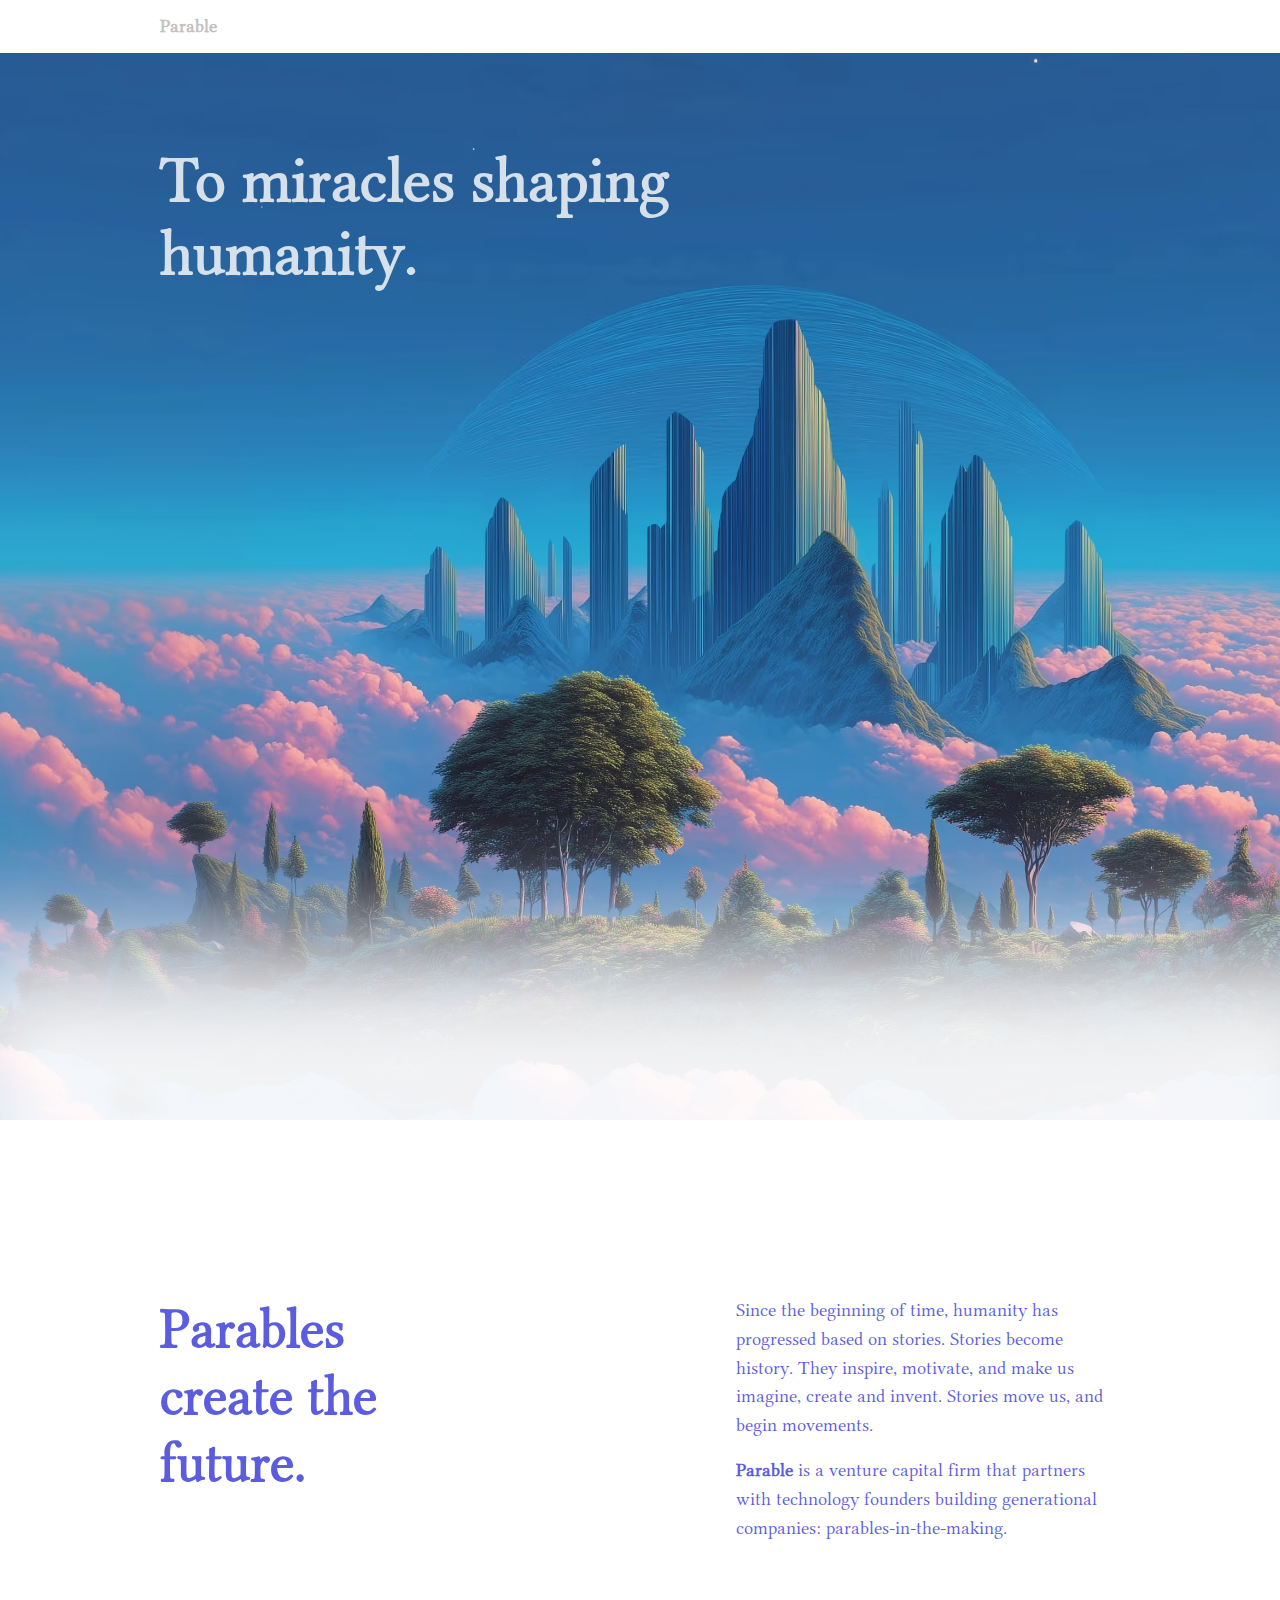
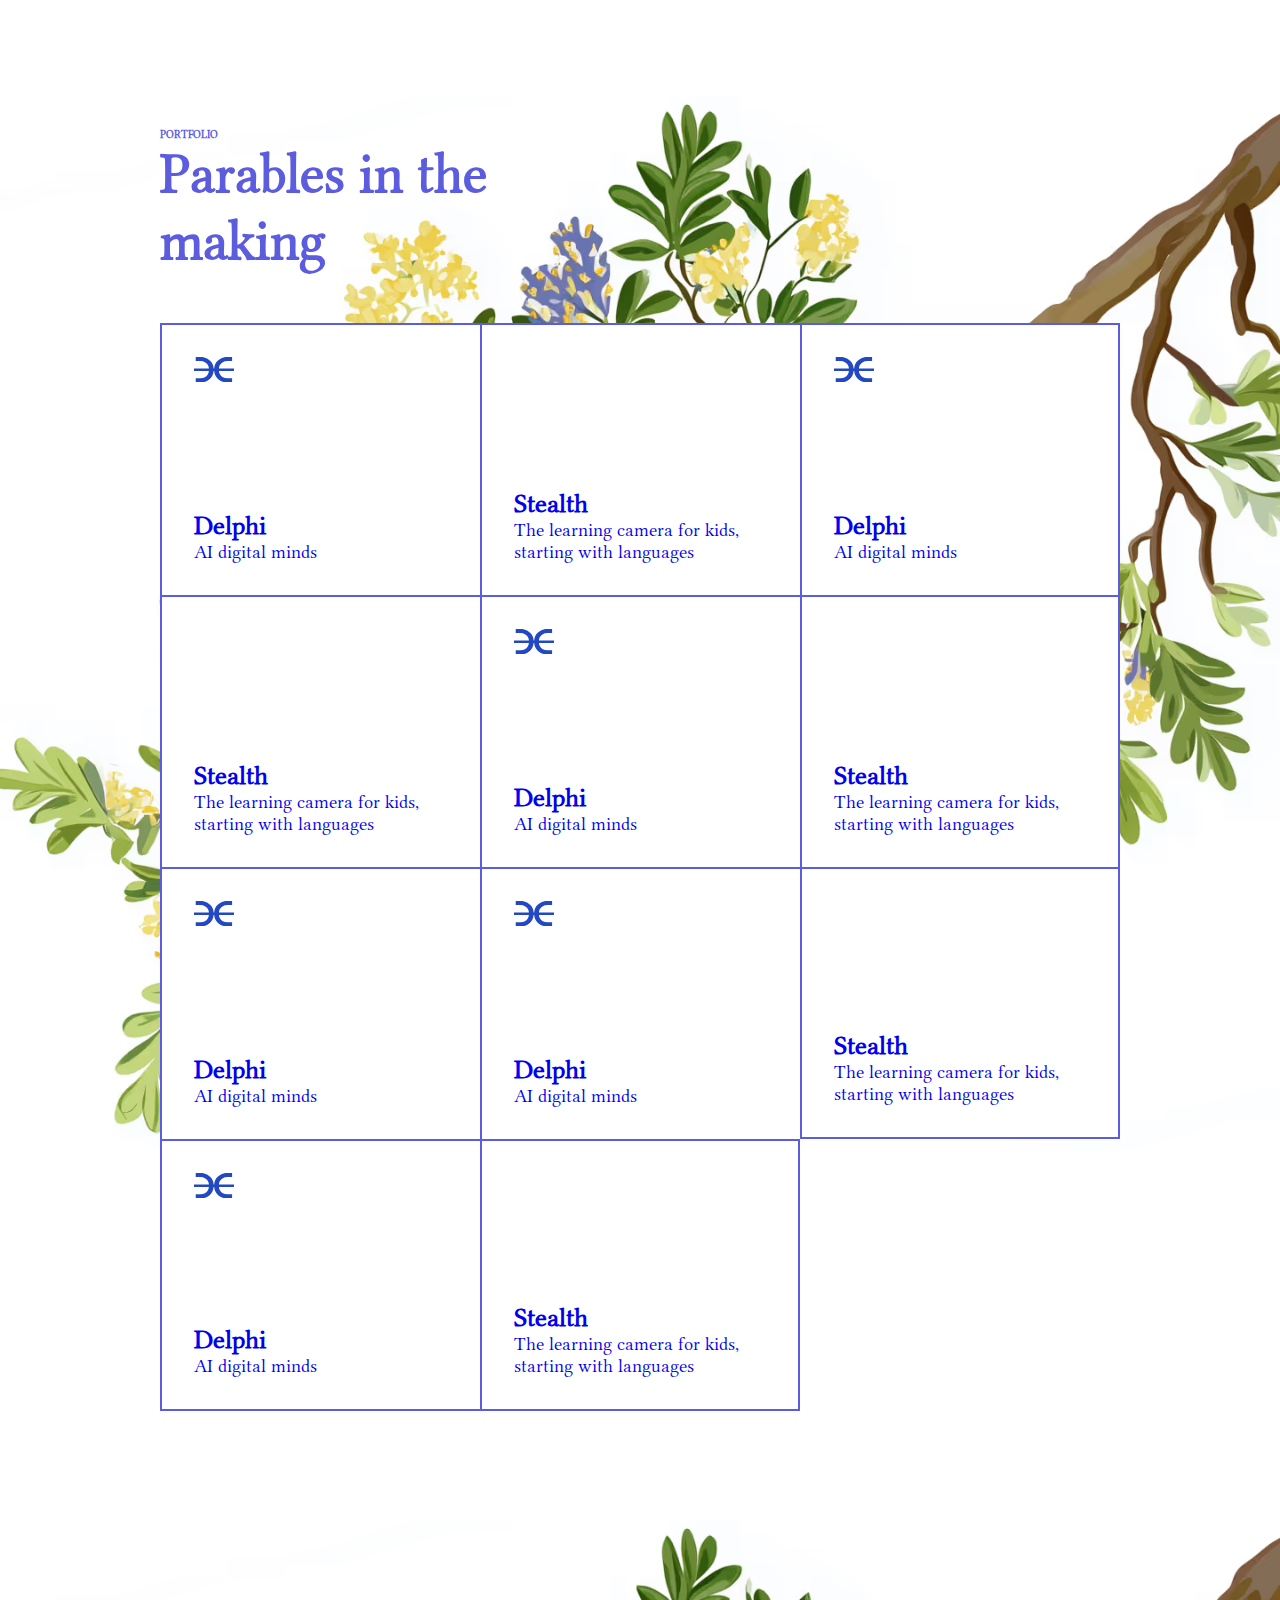
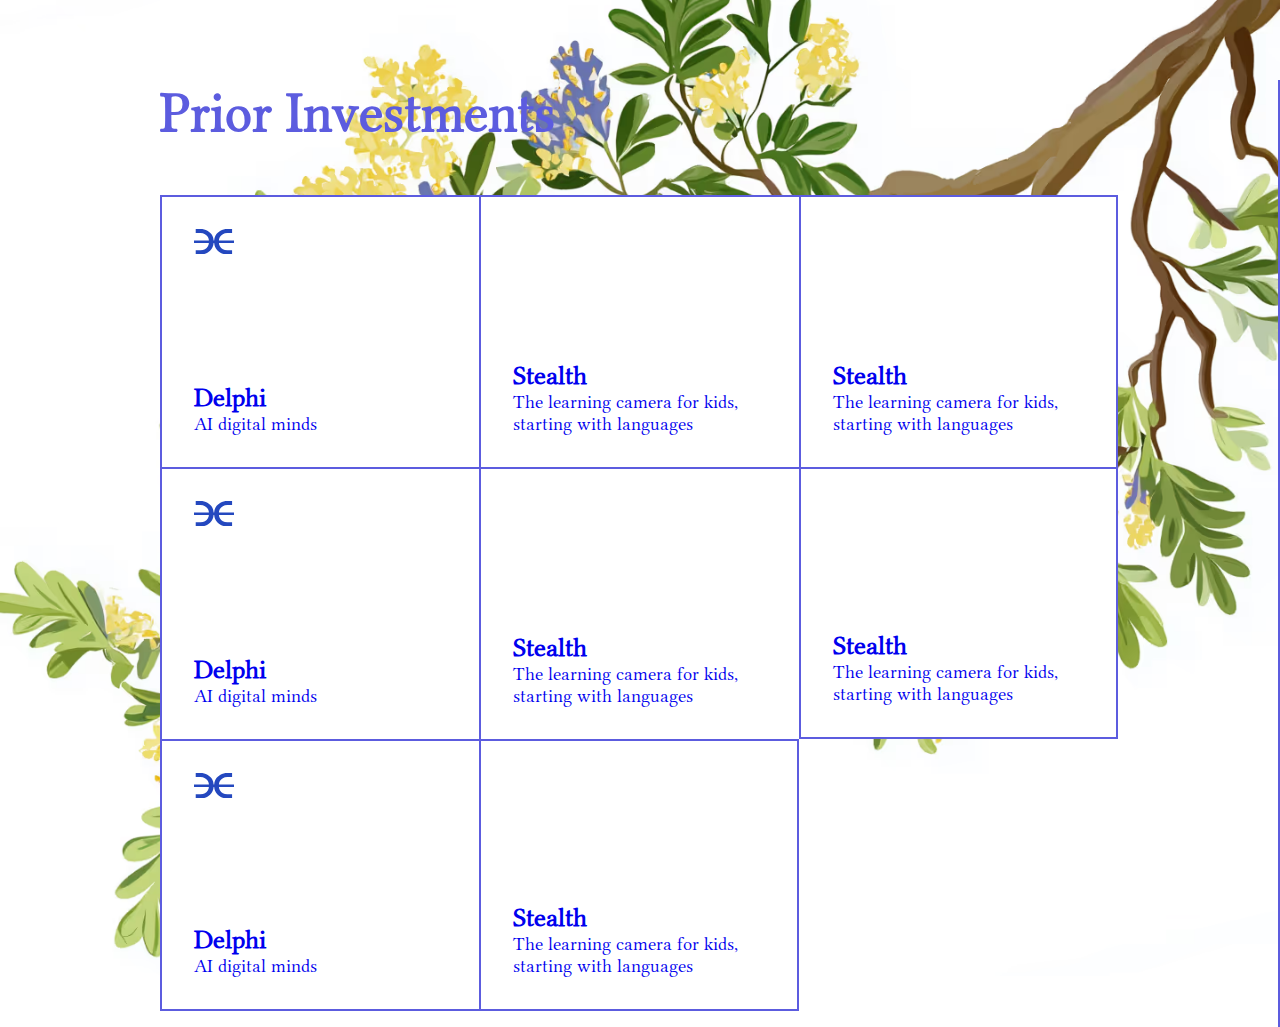
<file: index.html>
<!DOCTYPE html>
<html lang="en">
<head>
    <meta charset="UTF-8">
    <meta name="viewport" content="width=device-width, initial-scale=1.0">
    <title>Parable</title>
    <link href="./style.css" rel="stylesheet">
</head>
<body>
    <main>
        <header class="at-the-top">
            <div class="heading padding-global">
                <h2>Parable</h2>
                <div class="menu-button">
                    <h3 class="hidden">MENU</h3>
                    <ul class="hiddenButtons">
                        <li class="hidden"
                            id="showSideBar"
                            onclick = "showSideBar()" >
                            <svg xmlns="http://www.w3.org/2000/svg" height="23px" viewBox="0 -960 960 960" width="23px" fill="var(--color)">
                                <path d="M120-240v-80h720v80H120Zm0-200v-80h720v80H120Zm0-200v-80h720v80H120Z"/>
                            </svg>
                        </li>
                        <li
                            class="hidden hiddenMenu"
                            id="hiddenSideBar"
                            onclick = "hideSideBar()">
                            <svg xmlns="http://www.w3.org/2000/svg" height="24px" viewBox="0 -960 960 960" width="24px" fill="blue">
                                <path d="m256-200-56-56 224-224-224-224 56-56 224 224 224-224 56 56-224 224 224 224-56 56-224-224-224 224Z"/>
                            </svg>
                        </li>
                    </ul>
                </div>
            </div>
            <nav class="nav-container"> 
                <ul class="gap-1 downBar" id="sideBar">
                    <li><a href="#about">ABOUT</a></li>
                    <li><a href="#portfolio">PORTFOLIO</a></li>
                    <li><a href="#team">TEAM</a></li>
                    <li><a href="#philosophy">PHILOSOPHY</a></li>
                    <li><a href="#essays">ESSAYS</a></li>
                    <li><a href="#projects">PROJECTS</a></li>
                </ul>
            </nav>
        </header>

        <section class="background-container">
            <h1 class="headFont one padding-global">
                To miracles shaping humanity.
            </h1>
            <img 
                src="./images/bg-cloud.jpg"
                alt="bg-cloud"
                class="bg-1-layer overlay-imge"
            />
            <img
                src="./images/bg-2-layer.jpg"
                alt="bg-tree"
                class="bg-2-layer overlay-imge"
            />
            <img
                src="./images/bg-tree.jpg" 
                alt="bg-tree"
                class="bg-3-layer overlay-imge"
            />
        </section>

        <section>
            <img
                src="./images/whitecard.jpg"
                alt="white card"
                class="white-card"
                height="auto"
            />
            <article class="article1 padding-global" id="about">
                <h1 class="headFontblue bluewidth">
                    Parables create the future.
                </h1>
                <p>
                    Since the beginning of time, humanity has progressed based on stories. Stories become history. They inspire, motivate, and make us imagine, create and invent. Stories move us, and begin movements.
                </p>
                <p>
                    <strong>Parable</strong> is a venture capital firm that partners with technology founders building generational companies: parables-in-the-making.
                </p>
            </article>
        </section>
        
        <section class="sectiontwo">
            <img 
                src="images/section2.jpg" 
                alt="section3"
                class="sectiontwoimg1"
                width=100%
            />
            <img 
                src="images/section3.jpg" 
                alt="section3"
                class="sectiontwoimg2"
                width=100%
            />
            <article class="article2 padding-global" id="portfolio">
                <div>
                    <h5>PORTFOLIO</h5>
                    <h1 class="headFontblue">Parables in the making</h1>
                </div>
                <ol class="card-container">
                    <li class="card">
                        <div class="hover-card">
                            <a 
                                href="http://" 
                                target="_blank" 
                                rel="noopener noreferrer">
                                <figure>
                                <img
                                    src="./images/logo-delphi.svg" alt="logo-delphi"
                                />
                                </figure>
                                <figcaption>
                                    <h2>Delphi</h2>
                                    <p>AI digital minds</p>
                                </figcaption>
                            </a>
                        </div>
                    </li>

                    <li class="card">
                        <div class="hover-card">
                            <a 
                                href="http://" 
                                target="_blank" 
                                rel="noopener noreferrer">
                                <figure></figure>
                                <figcaption>
                                    <h2>Stealth</h2>
                                    <p>The learning camera for kids, starting with languages</p>
                                </figcaption>
                            </a>
                        </div>    
                    </li>
                    
                    <li class="card">
                        <div class="hover-card">
                            <a 
                                href="http://" 
                                target="_blank" 
                                rel="noopener noreferrer">
                                <figure>
                                <img
                                    src="./images/logo-delphi.svg" alt="logo-delphi"
                                />
                                </figure>
                                <figcaption>
                                    <h2>Delphi</h2>
                                    <p>AI digital minds</p>
                                </figcaption>
                            </a>
                        </div>    
                    </li>
                    
                    <li class="card">
                        <div class="hover-card">
                            <a 
                                href="http://" 
                                target="_blank" 
                                rel="noopener noreferrer">
                                <figure></figure>
                                <figcaption>
                                    <h2>Stealth</h2>
                                    <p>The learning camera for kids, starting with languages</p>
                                </figcaption>
                            </a>
                        </div>    
                    </li>
                    
                    <li class="card">
                        <div class="hover-card">
                            <a 
                                href="http://" 
                                target="_blank" 
                                rel="noopener noreferrer">
                                <figure>
                                <img
                                    src="./images/logo-delphi.svg" alt="logo-delphi"
                                />
                                </figure>
                                <figcaption>
                                    <h2>Delphi</h2>
                                    <p>AI digital minds</p>
                                </figcaption>
                            </a>
                        </div>    
                    </li>
                    
                    <li class="card">
                        <div class="hover-card">
                            <a 
                                href="http://" 
                                target="_blank" 
                                rel="noopener noreferrer">
                                <figure></figure>
                                <figcaption>
                                    <h2>Stealth</h2>
                                    <p>The learning camera for kids, starting with languages</p>
                                </figcaption>
                            </a>
                        </div>    
                    </li>
                    
                    <li class="card">
                        <div class="hover-card">
                            <a 
                                href="http://" 
                                target="_blank" 
                                rel="noopener noreferrer">
                                <figure>
                                <img
                                    src="./images/logo-delphi.svg" alt="logo-delphi"
                                />
                                </figure>
                                <figcaption>
                                    <h2>Delphi</h2>
                                    <p>AI digital minds</p>
                                </figcaption>
                            </a>
                        </div>    
                    </li>
                    
                    <li class="card">
                        <div class="hover-card">
                            <a 
                                href="http://" 
                                target="_blank" 
                                rel="noopener noreferrer">
                                <figure>
                                <img
                                    src="./images/logo-delphi.svg" alt="logo-delphi"
                                />
                                </figure>
                                <figcaption>
                                    <h2>Delphi</h2>
                                    <p>AI digital minds</p>
                                </figcaption>
                            </a>
                        </div>    
                    </li>
                    
                    <li class="card">
                        <div class="hover-card">
                            <a 
                                href="http://" 
                                target="_blank" 
                                rel="noopener noreferrer">
                                <figure></figure>
                                <figcaption>
                                    <h2>Stealth</h2>
                                    <p>The learning camera for kids, starting with languages</p>
                                </figcaption>
                            </a>
                        </div>    
                    </li>
                    
                    <li class="card">
                        <div class="hover-card">
                            <a 
                                href="http://" 
                                target="_blank" 
                                rel="noopener noreferrer">
                                <figure>
                                <img
                                    src="./images/logo-delphi.svg" alt="logo-delphi"
                                />
                                </figure>
                                <figcaption>
                                    <h2>Delphi</h2>
                                    <p>AI digital minds</p>
                                </figcaption>
                            </a>
                        </div>    
                    </li>
                    
                    <li class="card">
                        <div class="hover-card">
                            <a 
                                href="http://" 
                                target="_blank" 
                                rel="noopener noreferrer"
                            >
                                <figure></figure>
                                <figcaption>
                                    <h2>Stealth</h2>
                                    <p>The learning camera for kids, starting with languages</p>
                                </figcaption>
                            </a>
                        </div>    
                    </li>  
                </ol>
            </article>
            <article class="article3 padding-global">
                <div>
                    <h1 class="headFontblue">Prior Investments</h1>
                </div>
                <ol class="card-container">
                    <li class="card">
                        <div class="hover-card">
                            <a 
                                href="http://" 
                                target="_blank" 
                                rel="noopener noreferrer">
                                <figure>
                                <img
                                    src="./images/logo-delphi.svg" alt="logo-delphi"
                                />
                                </figure>
                                <figcaption>
                                    <h2>Delphi</h2>
                                    <p>AI digital minds</p>
                                </figcaption>
                            </a>
                        </div>    
                    </li>

                    <li class="card">
                        <div class="hover-card">
                            <a 
                                href="http://" 
                                target="_blank" 
                                rel="noopener noreferrer"
                            >
                                <figure></figure>
                                <figcaption>
                                    <h2>Stealth</h2>
                                    <p>The learning camera for kids, starting with languages</p>
                                </figcaption>
                            </a>
                        </div>    
                    </li>
                    
                    <li class="card">
                        <div class="hover-card">
                            <a 
                                href="http://" 
                                target="_blank" 
                                rel="noopener noreferrer"
                            >
                                <figure></figure>
                                <figcaption>
                                    <h2>Stealth</h2>
                                    <p>The learning camera for kids, starting with languages</p>
                                </figcaption>
                            </a>
                        </div>    
                    </li>
                    
                    <li class="card">
                        <div class="hover-card">
                            <a 
                                href="http://" 
                                target="_blank" 
                                rel="noopener noreferrer">
                                <figure>
                                <img
                                    src="./images/logo-delphi.svg" alt="logo-delphi"
                                />
                                </figure>
                                <figcaption>
                                    <h2>Delphi</h2>
                                    <p>AI digital minds</p>
                                </figcaption>
                            </a>
                        </div>    
                    </li>
                    
                    <li class="card">
                        <div class="hover-card">
                            <a 
                                href="http://" 
                                target="_blank" 
                                rel="noopener noreferrer"
                            >
                                <figure></figure>
                                <figcaption>
                                    <h2>Stealth</h2>
                                    <p>The learning camera for kids, starting with languages</p>
                                </figcaption>
                            </a>
                        </div>    
                    </li>
                    
                    <li class="card">
                        <div class="hover-card">
                            <a 
                                href="http://" 
                                target="_blank" 
                                rel="noopener noreferrer"
                            >
                                <figure></figure>
                                <figcaption>
                                    <h2>Stealth</h2>
                                    <p>The learning camera for kids, starting with languages</p>
                                </figcaption>
                            </a>
                        </div>    
                    </li>
                    
                    <li class="card">
                        <div class="hover-card">
                            <a 
                                href="http://" 
                                target="_blank" 
                                rel="noopener noreferrer">
                                <figure>
                                <img
                                    src="./images/logo-delphi.svg" alt="logo-delphi"
                                />
                                </figure>
                                <figcaption>
                                    <h2>Delphi</h2>
                                    <p>AI digital minds</p>
                                </figcaption>
                            </a>
                        </div>    
                    </li>
                    
                    <li class="card">
                        <div class="hover-card">
                            <a 
                                href="http://" 
                                target="_blank" 
                                rel="noopener noreferrer"
                            >
                                <figure></figure>
                                <figcaption>
                                    <h2>Stealth</h2>
                                    <p>The learning camera for kids, starting with languages</p>
                                </figcaption>
                            </a>
                        </div>    
                    </li>    
                </ol>
            </article>
        </section>
    </main>
    <script src="./script.js"></script> 
</body>
</html>
</file>
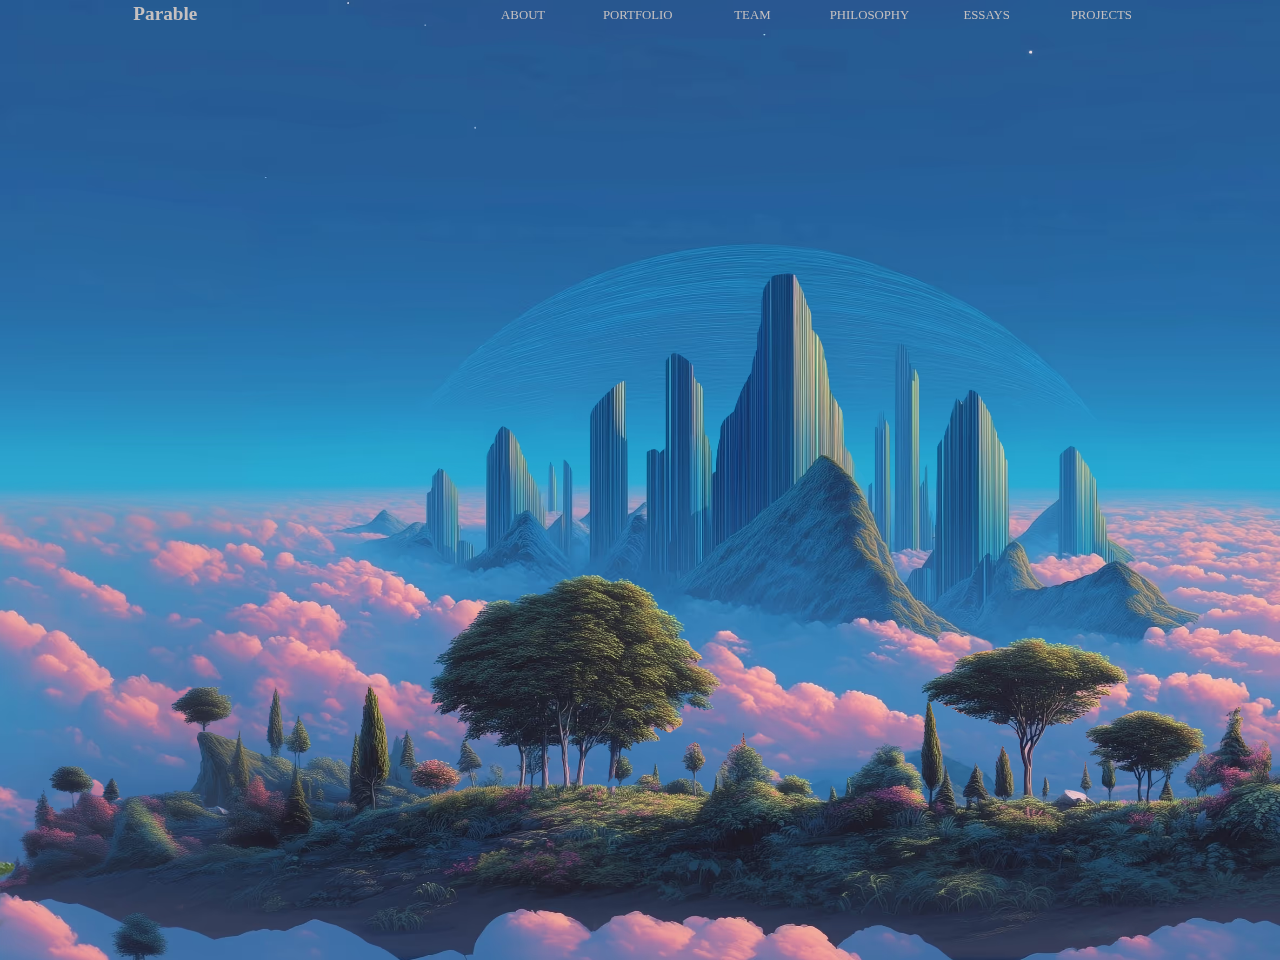
<file: src/index.html>
<!DOCTYPE html>
<html lang="en">
<head>
    <meta charset="UTF-8">
    <meta name="viewport" content="width=device-width, initial-scale=1.0">
    <title>Parable</title>
    <link href="./style.css" rel="stylesheet">
</head>
<body>
    <main>
        <header class="at-the-top">
            <div class="heading padding-global">
                <h2>Parable</h2>
                <div class="menu-button">
                    <h3 class="hidden">MENU</h3>
                    <ul class="hiddenButtons">
                        <li class="hidden"
                            id="showSideBar"
                            onclick = "showSideBar()" >
                            <svg xmlns="http://www.w3.org/2000/svg" height="23px" viewBox="0 -960 960 960" width="23px" fill="blue">
                                <path d="M120-240v-80h720v80H120Zm0-200v-80h720v80H120Zm0-200v-80h720v80H120Z"/>
                            </svg>
                        </li>
                        <li
                            class="hidden hiddenMenu"
                            id="hiddenSideBar"
                            onclick = "hideSideBar()">
                            <svg xmlns="http://www.w3.org/2000/svg" height="24px" viewBox="0 -960 960 960" width="24px" fill="blue">
                                <path d="m256-200-56-56 224-224-224-224 56-56 224 224 224-224 56 56-224 224 224 224-56 56-224-224-224 224Z"/>
                            </svg>
                        </li>
                    </ul>
                </div>
            </div>
            
            <nav class="nav-container"> 
                <ul class="gap-1 downBar" id="sideBar">
                    <li><a href="#about">ABOUT</a></li>
                    <li><a href="#profolio">PORTFOLIO</a></li>
                    <li><a href="#team">TEAM</a></li>
                    <li><a href="#philosophy">PHILOSOPHY</a></li>
                    <li><a href="#essays">ESSAYS</a></li>
                    <li><a href="#projects">PROJECTS</a></li>
                </ul>

            </nav>
            
        </header>
        <section class="background-container">
            <img 
                src="../images/bg-cloud.png"
                alt="bg-cloud"
                class="bg-1-layer"
            />
            <img
                src="../images/bg-2-layer.png" 
                alt="bg-tree"
                class="bg-2-layer overlay-imge"
            />
            <img
                src="../images/bg-tree.png" 
                alt="bg-tree"
                class="bg-3-layer overlay-imge"
            />
            <img
                src="../images/whitecard.jpg" 
                alt="white card"
                class="white card"
            />    
        </section>
        <section>
            
        </section>
    </main>
   <script src="./script.js"></script> 
</body>
</html>
</file>
<file: style.css>
@import url('https://fonts.googleapis.com/css2?family=Libertinus+Serif+Display&display=swap');

.libertinus-serif-display-regular {
  font-family: "Libertinus Serif Display", system-ui;
  font-weight: 400;
  font-style: normal;
}

:root {
    --color: rgb(92, 92, 223);
}

* {
    box-sizing: border-box;
    padding: 0;
    margin: 0;
    font-family: "Libertinus Serif Display", system-ui;
    font-size: 1em;
}

body { 
   width: 100%;
   height: auto;
   background-color: white;
}

main {
    position: relative;
    width: 100%;
    display: grid;
    grid-template-columns: 1fr;
    grid-template-rows: auto;
    color: var(--color);
}

.padding-global {
    padding: 0 2rem;
}

.background-container{
    overflow-x: hidden;
    background-position: center center;
    background-size: contain;
    width: 100%;
    overflow: hidden;
    top: -2rem;
    height: auto;
}

.background-container img{
    position: absolute;
    width: 100%;
    background-position: center center;
    background-size: contain;
    object-fit: cover;
}

.background-container img:not(.white-card) {
    height: 45rem;
}

.headFont {
    position: absolute;
    font-size: 2rem;
    z-index: 5;
    color: rgba(255, 255, 255, 0.806);
    width: 100%;
    text-align: start;
    top: 9rem;
}

.bg-1-layer {
    z-index: 1;
}

.bg-2-layer {
    z-index: 2;
}

.bg-3-layer {
    z-index: 3;
}

header {
    width: 100%;
    height: 3rem;
    position: fixed;
    z-index: 10;
    display: flex;
    flex-direction: column;
    background-color: white;
}

.heading {
    display: flex;
    flex-direction: row; 
    align-items: center;
    justify-content: space-between;
    border-bottom: 1px solid gray;
    height: 3rem;
    padding-top: 0.5rem;
    padding-bottom: 0.5rem;
}

.heading h3 {
    font-size: 1rem;
}

nav {
    justify-content: center;  
    width: 100%; 
}

.menu-button {
    gap: 0.5rem;
    display: flex;
    width: auto;
    height: auto;
    align-items: center;
}

.menu-button li {
    list-style: none;
}

.hiddenMenu {
    display: none;
}

.menu {
    display: flex;
    width: 100%;
    height: auto;
    align-items: center;
}

nav li, nav a {
    text-decoration: none;
}

nav ul {
    list-style: none;
    display: flex;
    flex-direction: column;
    align-items: center;
    gap: 1rem;
    text-align: center;  
    background-color: transparent;
}

.downBar {
    background-color: rgba(255, 255, 255, 0.854);
    width: 100%;
    height: auto;
    display: none;
    backdrop-filter: blur(5px);
    -webkit-backdrop-filter: blur(5px); 
}

nav li{
    width: 80%;
    height: 3rem;
    padding: 1rem 0.5rem;
}

nav a {
    width: 100%;
    object-fit: contain;
}

nav li:hover {
    cursor: pointer;
    border-radius: 5px; 
    color: var(--color);
    background-color: rgba(255, 255, 255, 0.575); 
    transition: transform 0.5s ease-in;
}
nav li:active {
    color: rgba(57, 57, 243, 0.742);
    background-color: rgba(255, 255, 255, 0.575);
    transform: scale(1.2); 
    transition: transform 0.5s ease-in-out;
}

.white-card {
    position: absolute;
    width:100%;
    height: 30rem;
    z-index: 4;
    top: 45rem;
    box-shadow: 1rem -6rem 7rem 6rem rgba(255, 255, 255, 0.936);
}

.article1 {
    display: grid;
    grid-template-columns: 1fr;
    position: absolute;
    z-index: 5;
    top: 50rem;
    gap: 2rem;
    padding: 3rem 2rem;
}

.headFontblue {
    font-size: 2rem;
    text-align: start;
    line-height: 1.2;
}

.article1 p {
    font: 1rem;
    line-height: 1.2;
}

.sectiontwo, .sectiontwoimg1 {
    position: absolute;
    width:100%;
    height: auto;
    z-index: 4;
    top: 50rem; 
}

.article2 {
    width: 100%;
    display: grid;
    grid-template-columns: 1fr;
    position: absolute;
    z-index: 5;
    top: 30rem;
    gap: 2rem;
    padding: 3rem 2rem;
}

.article2 h5 {
    font-size: 0.7rem;
}

.card {
    width: 100%;
    height: 21.3rem;
    border: 2px solid var(--color);
    font-size: 1.2rem;
}

.card h2 {
    font-size: 1.7rem;
}

.card:not(:last-child) {
    border-bottom: none;
}

.sectiontwo ol>li,.sectiontwo ol li a {
    list-style: none;
    text-decoration: none;
}

.sectiontwo ol li a {
    height: 100%;
    width: 100%;
    display: flex;
    flex-direction: column;
    justify-content:space-between;
}

.hover-card {
    position: relative;
    padding: 2rem;
    margin: 0;
    width: 100%;
    height: 100%;
    background-color: white;
    overflow: hidden;
    cursor: pointer;
    z-index: 1;
}

.hover-card::after {
    content:"";
    position: absolute;
    display: block;
    top: 0;
    left: 0;
    right: 0;
    bottom: 100%;
    background-color: rgba(7, 7, 255, 0.203);
    transition: bottom 0.5s ease-in-out;
}

.hover-card:hover::after {
    bottom: 0%;
}

.sectiontwoimg2 {
    position: absolute;
    width:100%;
    height: auto;
    z-index: 4;
    top: 305rem; 
}

.article3 {
    width: 100%;
    display: grid;
    grid-template-columns: 1fr;
    position: absolute;
    z-index: 5;
    top: 287rem;
    gap: 2rem;
}

.sectionthree {
    width: 100%;
    display: grid;
    grid-template-columns: 1fr;
    position: absolute;
    z-index: 5;
    top: 524.5rem;
    gap: 2rem;
    color: var(--color);
}

.testimonial {
    display: grid;
    grid-template-columns: 1fr;
    gap: 3rem;
    height: auto;
    justify-content: center;
    align-items: center;
}

.quote-icon {
    width: 12rem;
    height: 8rem;
    justify-self: center;
}

.quote-card {
    width: 100%;
    font-size: 1.2rem;
    text-align: center;
    line-height: 1.8;
    justify-self: center;
    display: grid;
    grid-template-columns: 1fr;
    gap: 2rem; 
}

.quote-text, .quote-card ul {
    font-weight: 600;
}

.quote-author {
    text-transform: uppercase;
}

.quote-text ul {
    padding: 0 1rem;
}

.quote-text li{
    list-style: none;
    text-decoration: none;
}

.carousel-container {
    position: relative;
    width: 100%;
    height: auto;
    margin: 0 auto;
    overflow: hidden;
}

.carousel-wrapper {
  display: flex;
  transition: transform 0.5s ease-in-out;
}

.carousel-slide {
  min-width: 100%;
  box-sizing: border-box;
}

.carousel-buttons {
    width: 100%;
    display: flex;
    gap: 1rem;
    justify-content: center;
    align-items: center;
    transform: translateY(-50%); 
}

.carousel-buttons button {
    width: 3rem;
    height: 3rem;
    font-size: 1.5rem;
    color: white;
    background-color: var(--color);
    opacity: 0.8;
    border: none;
    margin-bottom: 2rem;
    cursor: pointer;
}

.carousel-buttons button:active, .carousel-buttons button:focus {
    opacity: 1;
}

.carousel-container::-webkit-scrollbar {
    display: none;
    scroll-behavior: smooth;
}

@media screen and (min-width: 31.5rem) {
    header {
        gap: 0;
    }

    .padding-global {
        padding: 0 3rem;
    }
    
    .heading {
        height: 3rem;
    }

    .menu-button li {
        font-size: 2.5rem;
    }

    .headFont {
        text-align: left;
        font-size: 2.5rem;
    }

    .background-container img:not(.white-card) {
        width: 100%;
        height: 50rem;
    }

    .white-card {
        position: absolute;
        top: 50rem;
}
    
    nav .downBar {
        width: 100%;
        height: auto;
        flex-direction: row;
        justify-content: space-between;
        gap:1.5rem;
        font-size: 0.8rem;
        padding: 0.8rem 0;
    }

    nav li{
        align-items: center;
        width: 100%;
        height: 1rem;
        padding: 0;
    }

    nav li a {
        display: inline-block;
        height: 1rem;
        align-items: center;
        padding: 0; 
    }
    nav li:first-child {
        text-align: start;
        margin-left: 2rem;
    }

    nav li:last-child {
        text-align: end;
        margin-right: 2rem;
    }


    nav li:hover {
        background-color: transparent;
        border-radius: 0;
        transform: scale(1.2); 
        transition: transform 0.5s ease-in;
        border-bottom: 1px solid grey;
        color: rgba(207, 203, 203, 0.582);
    }

    .article1 {
        position: absolute;
        top: 55rem;
        gap: 1rem;
        padding: 6rem auto 5rem;
    }

    .headFontblue {
        font-size: 2.5rem;
        text-align: start;
    }

    .article1 p {
        font: 2rem;
        line-height: 1.5;
    }

    .article2 {
        position: absolute;
        top: 30rem;
        padding: 6rem auto;
    }

     .card {
        width: 100%;
        height: 24rem;
    }

    .sectiontwoimg2 {
        position: absolute;
        top: 340rem;
    }

    .article3 {
        position: absolute;
        top: 315rem;
    }

    .sectionthree {
        position: absolute;
        z-index: 5;
        top: 575rem;
    }

    .quote-card {
        line-height: 2;
    }

    .testimonial {
        gap: 5rem;
    }

    .quote-card {
        line-height: 1.8;
    }

    .quote-text, .quote-card ul {
        font-weight: 600;
    }

    .carousel-buttons button {
        width: 3.5rem;
        height: 3.5rem;
        font-size: 1.75rem;
    }
}
    
@media  screen and (min-width: 47.8rem) {
    header {
        background-color: white;
        width: 100%;
        display: flex;
        flex-direction: row;
        align-items: center;
        height: 3.3rem;
    }
    
    .heading {
        display: inline-block;
        width: auto;
        height: auto;
        border: none;
        font-size: 1.2rem;
        align-items: center;
        color: var(--color);
        padding-bottom: 0;
        padding-top: 0;
    }

    .headFont {
        width: auto;
        text-align: left;
        font-size: 3.5rem;
    }


    .headFontblue {
        width: 70%;
        font-size: 3.5rem;
        text-align: start;
        line-height: 1.2;
    }

    .headFontblue:not(.bluewidth) {
        width: 50%;
    }


    .background-container img:not(.white-card) {
        height: 60rem;
    }

    .bg-4-layer {
        top: 50rem;
        height: auto;
    }

    nav  {
        justify-content: space-between;
        margin: 0;
        padding-right: 2.5rem;
        background-color: transparent;
        display: flex;
        align-items: center;
    }

    nav .downBar {
        display: flex;
        flex-direction: row;
        height: auto;
        gap: 1.5rem;
        justify-content: space-between;
        align-items: center;
        font-size: 0.8rem;
        background-color: transparent;
        padding: 0;
    }

    nav li {
        width: auto;
        height: 1.8rem; 
        align-items: center;
        justify-content: center;
        padding: 0.5rem;
    }

    nav a {
        color: var(--color); 
        width: auto;
        height: 1.8rem; 
        padding: 0.5rem;
    }

    .white-card {
        position: absolute;
        top: 60rem;
    }

    .hidden {
        display: none;
    }

    .downBar {
        display: none;
    }    

    .hiddenButtons {
        display: none;
    }

    nav li:first-child, nav li:last-child {
        text-align: center;
        margin: 0;
    }
    .article1 {
        position: absolute;
        top: 65rem;
    }

    .article1 p {
        font: 1.6rem;
        line-height: 1.5;
    }

    .sectiontwoimg1 {
        position: absolute;
        top: 58rem;
    }
    .article2 {
        position: absolute;
        top: 50rem; 
    }

    .card-container {
        display: grid;
        grid-template-columns: repeat(2, 1fr);
        gap: 0;
        margin: 1rem 0;    
    }

    .card{
        border-bottom: none;
    }

    .article2 .card:nth-child(10), .card:nth-child(11), .article3 .card:nth-child(8), .article3 .card:nth-child(7) {
        border-bottom: 2px solid var(--color);
    }

    .card:nth-child(1), .card:nth-child(3), .card:nth-child(5), .card:nth-child(7), .card:nth-child(9) {
       border-right: none;
    }

    .card {
        height: 17rem;
    }

    .sectiontwoimg2 {
        position: absolute;
        top: 190rem; 
    }

    .article3 {
        position: absolute;
        top: 185rem;
    }

    .sectionthree {
        position: absolute;
        top: 330rem;
    }

    .quote-card {
        line-height: 2;
    }

    .quote-author {
        font-size: 1rem;
    }
}

@media screen and (min-width: 60rem) {
    .padding-global{
        padding: 0 10rem;
    }

    header {
        width: 100%;
        display: flex;
        flex-direction: row;
        gap: 0;
        align-items: center;
        justify-content: space-between;
        height: 3.3rem;
    }

    .myHead {
        background-color: transparent;
        transition: background-color 200ms linear;
        color: rgb(197, 192, 192);
    }

    .headFont {
        width: 80%;
        text-align: left;
        font-size: 4rem;
    }

    .heading {
        display: inline-block;
        width: auto;
        padding-right: 0;
        height: auto;
        border: none;
        font-size: 1.2rem;
        align-items: center;
        color: rgb(197, 192, 192);
    }

    nav a {
        color: rgb(197, 192, 192);
    }

    .background-container img:not(.white-card) {
        height: 70rem;
    }

    .white-card {
        position: absolute;
        top: 70rem;
    }

    nav  {
        padding-right: 9.5rem;
        width: auto;
    }

    .downBar {
        background-color: transparent;
    }

    .article1 {
        display: grid;
        grid-template-columns: repeat(2, 40%);
        justify-content: space-between;
        top: 75rem;
        padding-top: 6rem;
    }

    .headFontblue {
        grid-column: 1;
        grid-row: 1/3;
    }

    .article1 p {
        font-size: 1.2rem;
        line-height: 1.5;
    }

    .article2 {
        position: absolute;
        top: 52rem; 
        padding-top: 6rem;
    }

    .card-container {
        display: grid;
        grid-template-columns: repeat(3, 1fr);
        gap: 0;
        margin: 1rem 0;  
    }

    .card{
        border-bottom: none;
    }

    .article2 .card:nth-child(9), .card:nth-child(10), .card:nth-child(11) {
        border-bottom: 2px solid var(--color);
    }

    .card:nth-child(1), .card:nth-child(2), .card:nth-child(4), .card:nth-child(5), .card:nth-child(7), .article2 .card:nth-child(8), .card:nth-child(10) {
       border-right: none;
    }

    .card:nth-child(3), .card:nth-child(9) {
        border-right: 2px solid var(--color);
    }

    .card {
        height: 17rem;
    }

    .sectiontwoimg1 {
        position: absolute;
        top: 56rem;
    }

    .sectiontwoimg2 {
        position: absolute;
        top: 145rem; 
    }

    .article3 {
        position: absolute;
        top: 155rem;
    }

    .article3 .card:nth-child(6), .article3 .card:nth-child(7), .article3 .card:nth-child(8) {
        border-bottom: 2px solid var(--color);
    }

    .article3:last-child{
        border-right: 2px solid var(--color);
    }  

    .sectionthree {
        position: absolute;
        top: 280rem;
    }

    .carousel-container {
        width: 60%;
    }

    .quote-card {
        line-height: 1.5;
    }

    .quote-text, .quote-card ul {
        font-weight: 600;
        font-size: 1.5rem;
    }

    .carousel-buttons button {
        width: 3.5rem;
        height: 3.5rem;
        font-size: 1.75rem;
    }
}
</file>
<file: src/style.css>
* {
    box-sizing: border-box;
    padding: 0;
    margin: 0;
    font-family: 'Poppins';
}

body { 
   width: 100%;
   height: auto;
}

main {
    position: relative;
    width: 100%;
}

.padding-global {
    padding: 0 2rem;
}
.background-container{
    overflow-x: hidden;
    background-position: center center;
    background-size: contain;
    width: 100%;
    overflow: hidden;
    top: -2rem;
}
.background-container img {
    position: absolute;
    width: 100%;
    height: 40rem;
    background-position: center center;
    background-size: contain;
    
}

.headFont {
    position: absolute;
    z-index: 999;
    color: rgba(255, 255, 255, 0.806);
    width: 100%;
    text-align: center;
    top: 9rem;
}


.bg-1-layer {
    z-index: 1;
}

.bg-2-layer {
    z-index: 2;
}
.bg-3-layer {
    z-index: 3;
}

.bg-4-layer {
    position: absolute;
    height: 20rem;
    width:100%;
    z-index: 4;
    top: 30rem;
    opacity: 0.3;
    border: 2px  rgb(255, 255, 255, 0.8);
    box-shadow: -10px -10px 5px 5px rgba(255, 255, 255, 0.8);
}

header {
    width: 100%;
    position: fixed;
    z-index: 10;
    display: flex;
    flex-direction: column;
}

.heading {
    color: blue;
    display: flex;
    flex-direction: row; 
    align-items: center;
    justify-content: space-between;
    /* padding: 0.8rem; */
    border-bottom: 1px solid gray;
    background-color: white;
}

.heading h3 {
    font-size: 0.8rem;
}

nav {
    justify-content: center;
    margin: auto;  
    width: 100%;
    
}

.menu-button {
    display: flex;
    align-items: center;
    gap: 0.5rem;
}

.menu-button li {
    list-style: none;
}

.hiddenMenu {
    display: none;
}

.menu {
    display: flex;
}

nav li, nav a {
    text-decoration: none;
}

nav ul {
    list-style: none;
    display: flex;
    flex-direction: column;
    align-items: center;
    gap: 0.5rem;
    text-align: center;
    padding: 1rem 0;  
    background-color: transparent;
}

.downBar {
    background-color: rgba(255, 255, 255, 0.224);
    width: 100%;
    height: auto;
    display: none;
    backdrop-filter: blur(10px);
    -webkit-backdrop-filter: blur(10px); 
}

nav li{
    width: 80%;
    height: 3rem;
    padding: 1rem 0.5rem;
}

nav a {
    width: 100%;
    object-fit: contain;
}

nav li:hover {
    cursor: pointer;
    border-radius: 5px; 
    color: rgba(57, 57, 243, 0.742);
    background-color: rgba(255, 255, 255, 0.575); 
    transition: transform 0.5s ease-in;
}
nav li:active {
    color: rgba(57, 57, 243, 0.742);
    background-color: rgba(255, 255, 255, 0.575);
    transform: scale(1.2); 
    transition: transform 0.5s ease-in-out;
}

@media screen and (min-width: 31rem) {
    header {
        gap: 0;
        height: auto; 
    }
    .heading {
        font-size: 0.8rem;
    }

    .headFont {
        text-align: left;
        font-size: 2.2rem;
    }

    .background-container img {
        width: 100%;
    }

    .bg-4-layer {
        top: 50rem;
    }
    
    nav .downBar {
        width: 100%;
        height: auto;
        flex-direction: row;
        justify-content: space-between;
        gap:1.5rem;
        font-size: 0.8rem;
        padding: 0.5rem;
    }

    nav li{
        align-items: center;
        width: 100%;
        height: 1rem;
        padding: 0;
    }

    nav li a {
        display: inline-block;
        height: 1rem;
        align-items: center;
        padding: 0; 
    }
    nav li:first-child {
        text-align: start;
        margin-left: 2rem;
    }

    nav li:last-child {
        text-align: end;
        margin-right: 2rem;
    }


    nav li:hover {
        background-color: transparent;
        border-radius: 0;
        transform: scale(1.2); 
        transition: transform 0.5s ease-in;
        border-bottom: 1px solid grey;
        color: rgba(207, 203, 203, 0.582);
    }
}

@media screen and (min-width: 60rem) {
    header {
        background-color: transparent;
        width: 100%;
        display: flex;
        flex-direction: row;
        align-items: center;
        justify-content: space-evenly;
        padding: 0.5rem 2rem;
        height: 1.8rem;
    }
    .heading {
        display: inline-block;
        border: none;
        font-size: 0.8rem;
        color: rgb(197, 192, 192);
        width: 20%; 
        padding: 0;
        background-color: transparent;
    }

    .headFont {
        width: 60%;
        text-align: left;
        font-size: 4rem;
    }

    .background-container img {
        height: 60rem;
    }

    nav  {
        justify-content: space-around;
        margin: 0;
        padding: 0;
        background-color: transparent;
        display: flex;
        align-items: center;
        width: 55%;
    }
    nav .downBar {
        display: flex;
        flex-direction: row;
        height: auto;
        gap: 1.5rem;
        justify-content: space-between;
        align-items: center;
        font-size: 0.8rem;
        background-color: transparent;
        padding: 0;
    }

    nav li {
        width: 6rem;
        height: 1.8rem; 
        align-items: center;
        justify-content: center;
        padding: 0.5rem;
    }

    nav a {
        color: rgb(197, 192, 192); 
        width: 100%;
        height: 1.8rem; 
        padding: 0.5rem;

    }

    /* nav li:hover,nav li:active {
        color: rgba(207, 203, 203, 0.582);
    } */

    .hidden {
        display: none;
    }

    .downBar {
        display: none;
    }

    .hiddenButtons {
        display: none;
    }

    .at-the-top {
        background-color: transparent;
    }

    nav li:first-child, nav li:last-child {
        text-align: center;
        margin: 0;
    }
}
</file>
